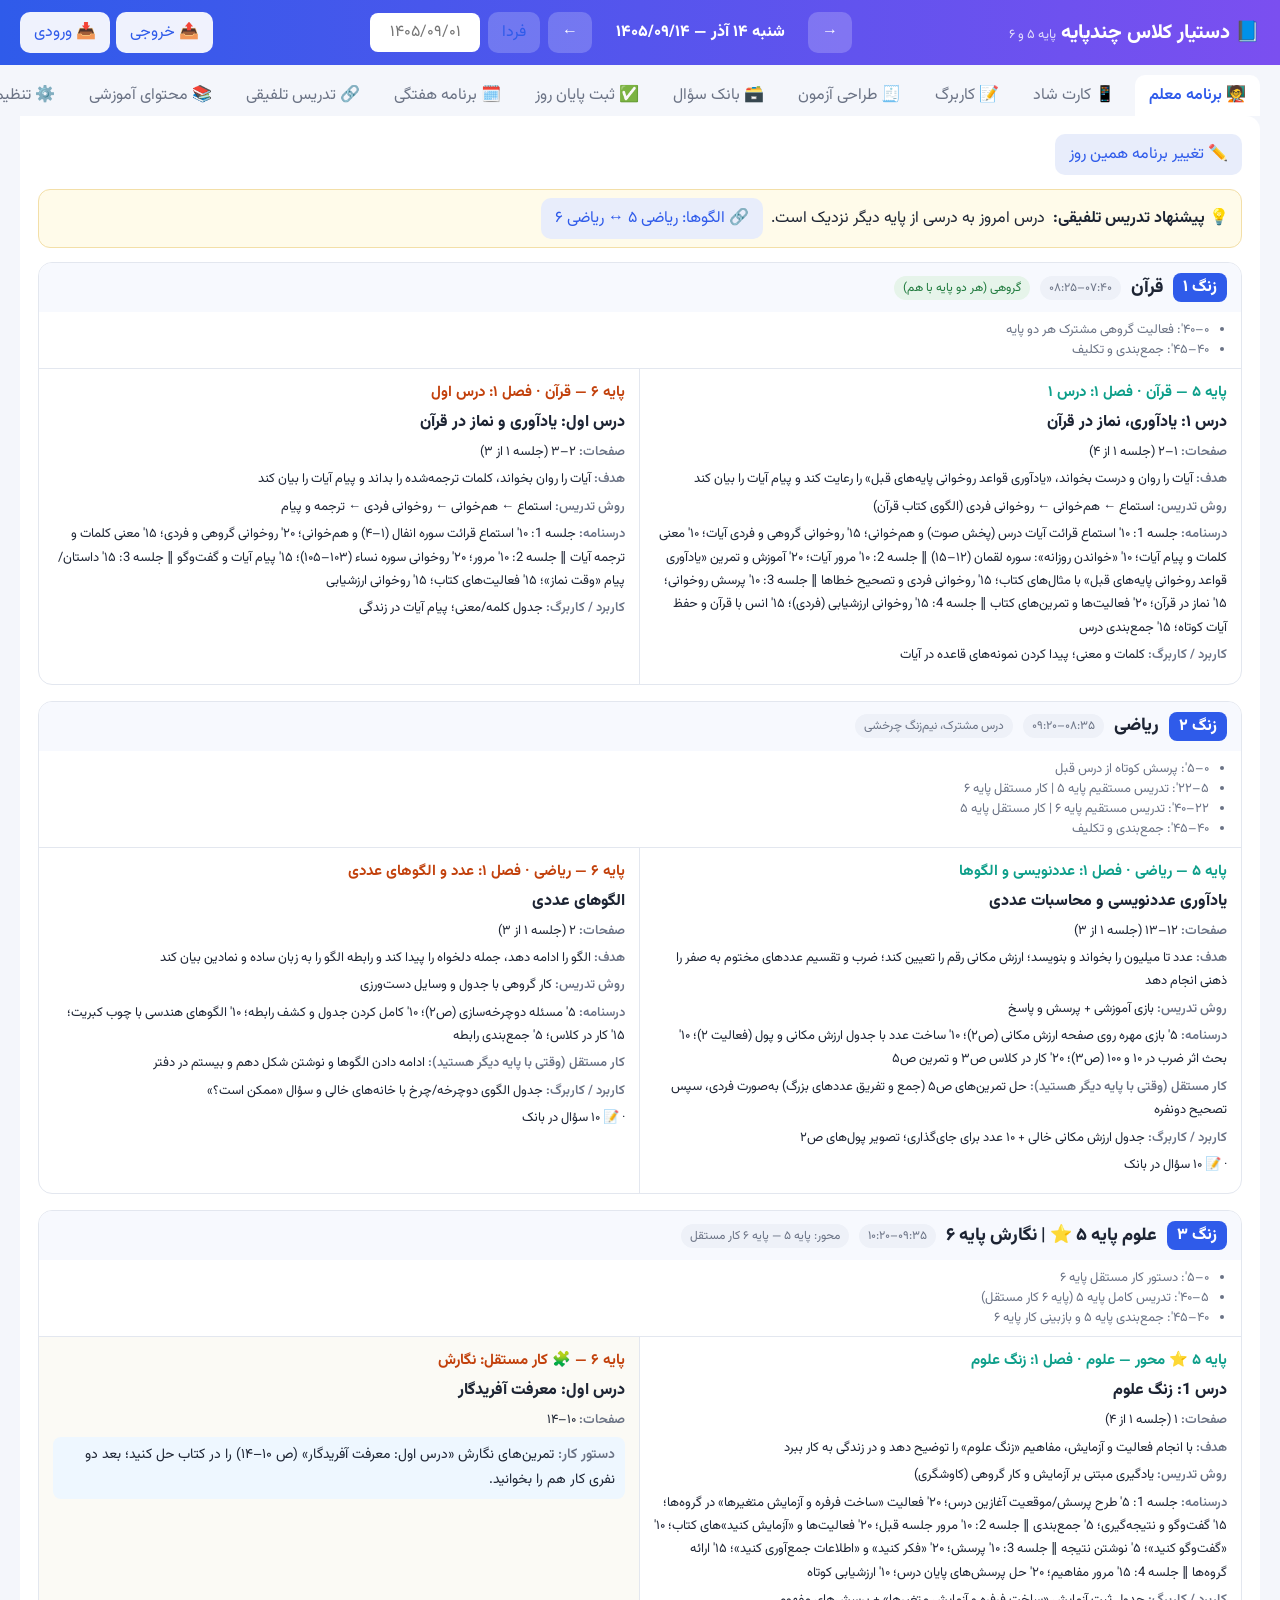
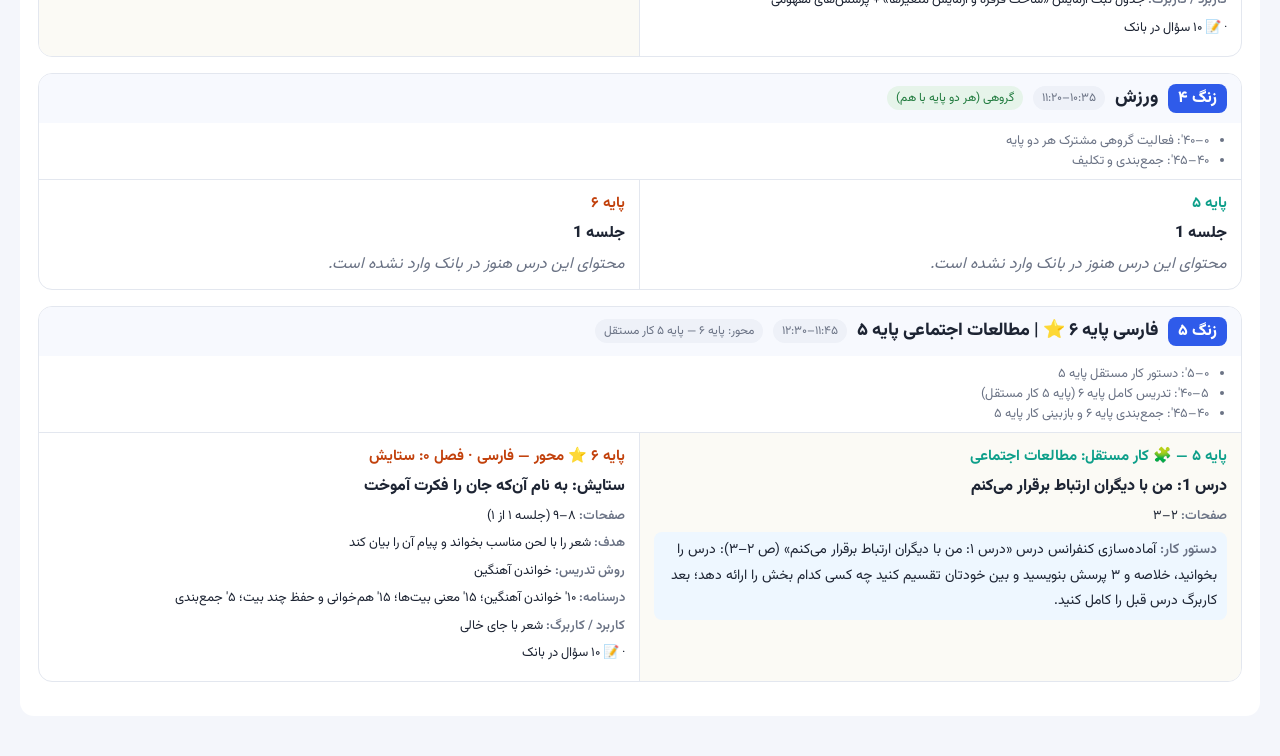
<file: index.html>
<!doctype html>
<html lang="fa" dir="rtl">
<head>
<meta charset="utf-8">
<meta name="viewport" content="width=device-width, initial-scale=1">
<script>window.APP_MODE = "pwa";</script>
<link rel="manifest" href="manifest.webmanifest">
<meta name="theme-color" content="#2f5bea">
<link rel="icon" href="icons/icon-192.png">
<link rel="apple-touch-icon" href="icons/icon-192.png">
<title>دستیار کلاس چندپایه</title>
<script src="static/vendor/html2canvas.min.js"></script>
<link rel="stylesheet" href="static/app.css">
</head>
<body>
<header class="top no-print">
  <div class="brand">📘 دستیار کلاس چندپایه <small>پایه ۵ و ۶</small></div>
  <div class="datenav">
    <button id="prev" title="روز قبل">→</button>
    <div id="dateLabel" class="date">…</div>
    <button id="next" title="روز بعد">←</button>
    <button id="tomorrow" class="ghost">فردا</button>
    <input id="datePick" placeholder="۱۴۰۵/۰۹/۰۱" size="10">
  </div>
  <div class="sync">
    <button id="exportBtn" class="ghost" title="یک فایل برای بردن به دستگاه دیگر (گوشی ⇄ ویندوز)">📤 خروجی</button>
    <button id="importBtn" class="ghost" title="فایل خروجی دستگاه دیگر را بخوانید و ادغام کنید">📥 ورودی</button>
    <input id="importFile" type="file" accept=".json,application/json" hidden>
  </div>
</header>

<nav class="tabs no-print">
  <button data-tab="plan" class="on">🧑‍🏫 برنامه معلم</button>
  <button data-tab="card">📱 کارت شاد</button>
  <button data-tab="sheet">📝 کاربرگ</button>
  <button data-tab="exam">🧾 طراحی آزمون</button>
  <button data-tab="qbank">🗃️ بانک سؤال</button>
  <button data-tab="done">✅ ثبت پایان روز</button>
  <button data-tab="week">🗓️ برنامه هفتگی</button>
  <button data-tab="integ">🔗 تدریس تلفیقی</button>
  <button data-tab="content">📚 محتوای آموزشی</button>
  <button data-tab="settings">⚙️ تنظیمات</button>
  <button data-tab="guide">📖 راهنما</button>
</nav>

<main>
  <section id="tab-plan" class="tab on"></section>

  <section id="tab-card" class="tab">
    <div class="toolbar no-print">
      <button id="cardPng">⬇️ دانلود عکس</button>
      <button id="cardCopy" class="ghost">📋 کپی متن برای شاد</button>
    </div>
    <div class="card-wrap"><div id="shadCard"></div></div>
    <h3 class="no-print" style="margin:28px 0 8px">🏠 تکلیف امشب</h3>
    <p class="hint no-print">بر اساس درس‌های همین روز و برنامه‌ی روز بعد ساخته می‌شود. ریاضی و فارسی همیشه هست؛ برای درس‌های فردا آمادگی (قرآن، کنفرانس، املا، …). روی هر متن کلیک کنید و ویرایش کنید؛ ✖ آن بند را حذف می‌کند. «کپی متن» همان متن ویرایش‌شده را کپی می‌کند.</p>
    <div class="toolbar no-print">
      <button id="hwPng">⬇️ دانلود عکس تکلیف</button>
      <button id="hwCopy" class="ghost">📋 کپی متن تکلیف برای شاد</button>
    </div>
    <div class="card-wrap"><div id="hwCard"></div></div>
  </section>

  <section id="tab-sheet" class="tab">
    <div class="toolbar no-print">
      <select id="sheetPick"></select>
      <label><input type="checkbox" id="showAns"> نمایش پاسخ‌ها (فقط برای معلم)</label>
      <button id="addQ" class="ghost">➕ سؤال جدید</button>
      <button id="sheetPng">⬇️ عکس</button>
      <button id="sheetPdf">🖨️ PDF</button>
    </div>
    <p class="hint no-print">سؤال‌ها را با تیک انتخاب کنید؛ روی هر متن کلیک کنید تا ویرایش شود. پاسخ‌ها در خروجی نمی‌آیند.</p>
    <div class="sheet-wrap"><div id="sheet"></div></div>
  </section>

  <section id="tab-done" class="tab"></section>
  <section id="tab-content" class="tab">
    <div class="filters">
      <input id="fSearch" type="search" placeholder="🔎 جستجو در عنوان، مفاهیم، روش، نکات…">
      <select id="fGrade"><option value="">همه پایه‌ها</option><option>5</option><option>6</option></select>
      <select id="fSubject"><option value="">همه درس‌ها</option></select>
      <select id="fChapter"><option value="">همه فصل‌ها</option></select>
      <select id="fStatus"><option value="">همه وضعیت‌ها</option><option value="done">✅ تدریس شده</option>
        <option value="current">▶️ در حال تدریس</option><option value="todo">⏳ مانده</option></select>
      <select id="fReview"><option value="">بازنگری: همه</option><option value="yes">بازنگری شده</option><option value="no">بازنگری نشده</option></select>
      <span id="fCount" class="hint"></span>
    </div>
    <div class="table-wrap"><table class="grid content-table" id="cTable"></table></div>
  </section>
  <div id="drawer" class="drawer"><div class="drawer-box">
    <div class="drawer-head"><b id="dTitle"></b><button id="dClose" class="ghost">✖</button></div>
    <div id="dBody"></div>
    <div class="save-row"><button id="dSave">💾 ذخیره تغییرات</button>
      <label><input type="checkbox" id="dReviewed"> بازنگری این درس تمام شد</label></div>
  </div></div>
  <section id="tab-exam" class="tab"></section>
  <section id="tab-qbank" class="tab"></section>
  <section id="tab-week" class="tab"></section>
  <section id="tab-integ" class="tab"></section>
  <section id="tab-settings" class="tab"></section>
  <section id="tab-guide" class="tab">
    <p class="hint no-print"><a href="static/guide.html" target="_blank">باز کردن راهنما در صفحه جدا / چاپ</a></p>
    <iframe src="static/guide.html" style="width:100%;height:75vh;border:0"></iframe>
  </section>
</main>
<div id="toast"></div>
<script src="static/core/jalali.js"></script>
<script src="static/core/planner.js"></script>
<script src="static/core/store.js"></script>
<script src="static/app.js"></script>
<script src="static/content.js"></script>
<script src="static/week.js"></script>
<script src="static/integ.js"></script>
<script src="static/exam.js"></script>
<script src="static/qbank.js"></script>
<script>if ("serviceWorker" in navigator) navigator.serviceWorker.register("sw.js");</script>
</body>
</html>
</file>
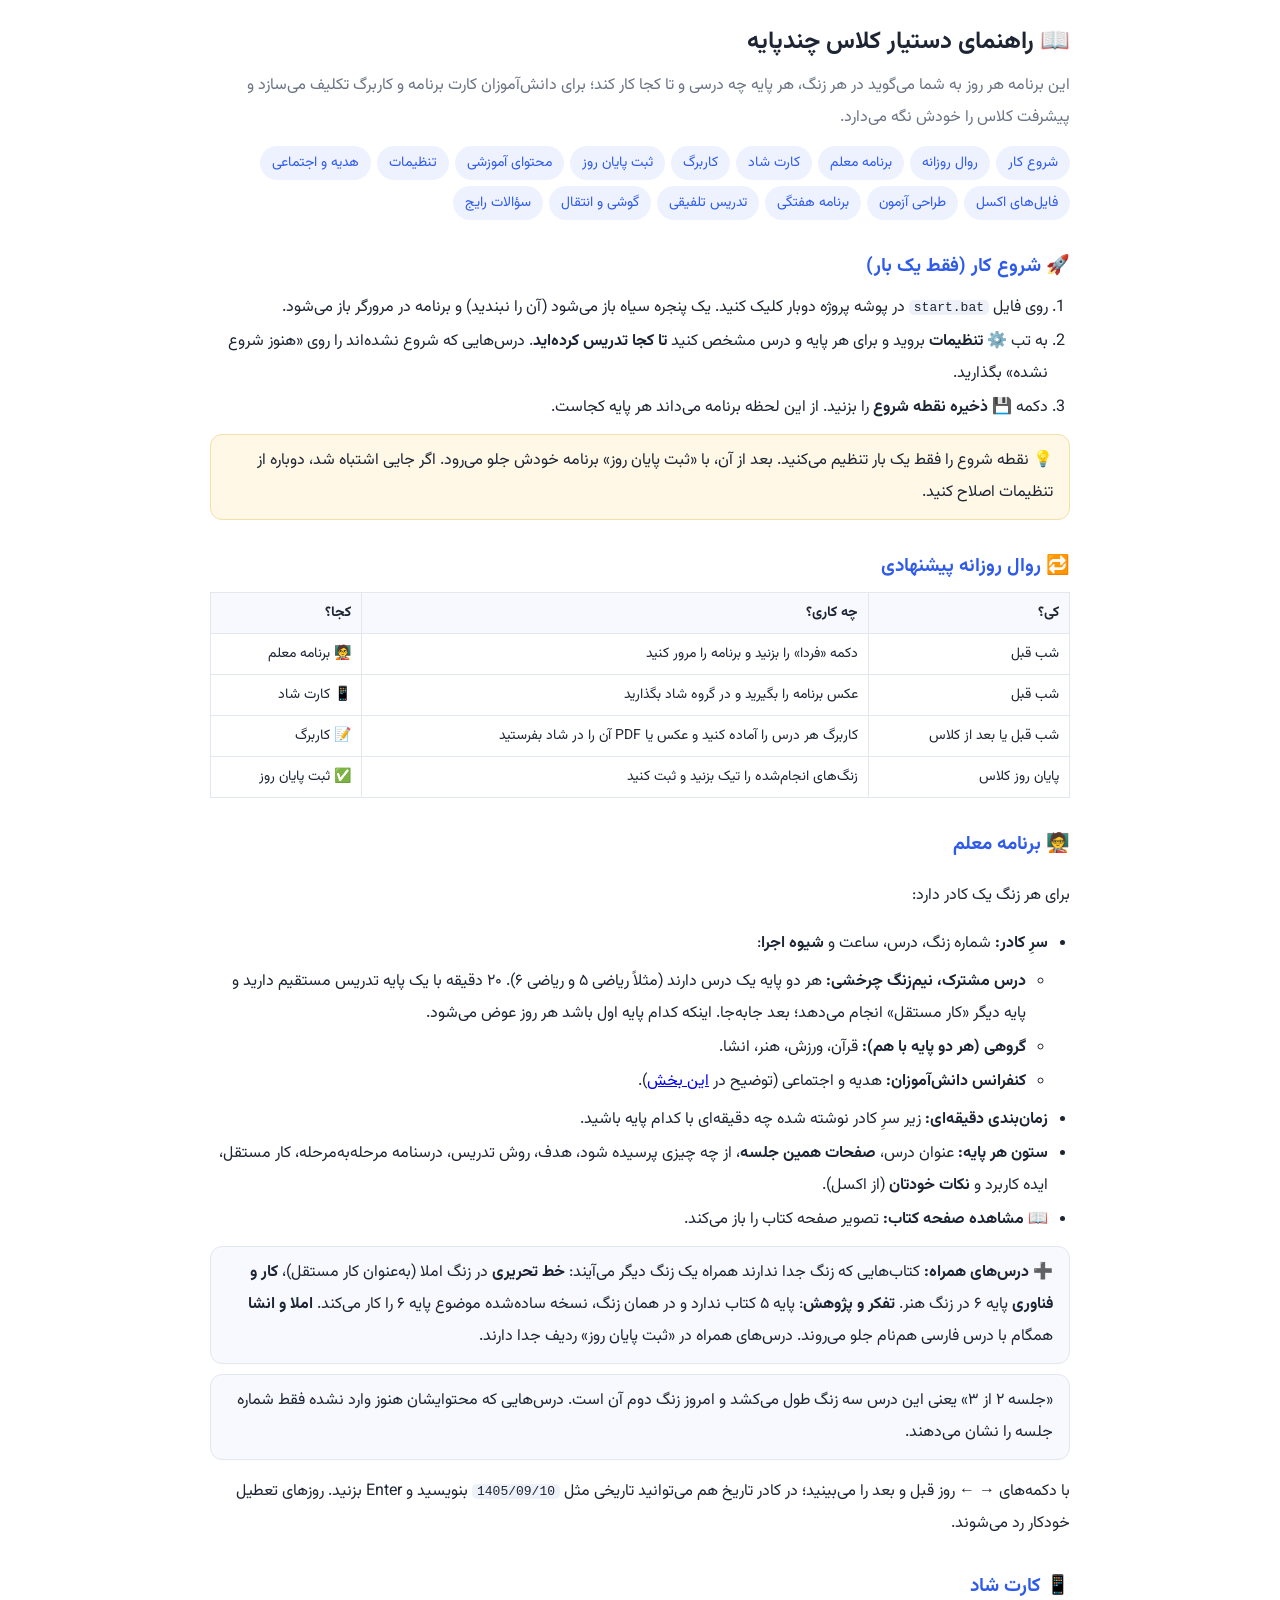
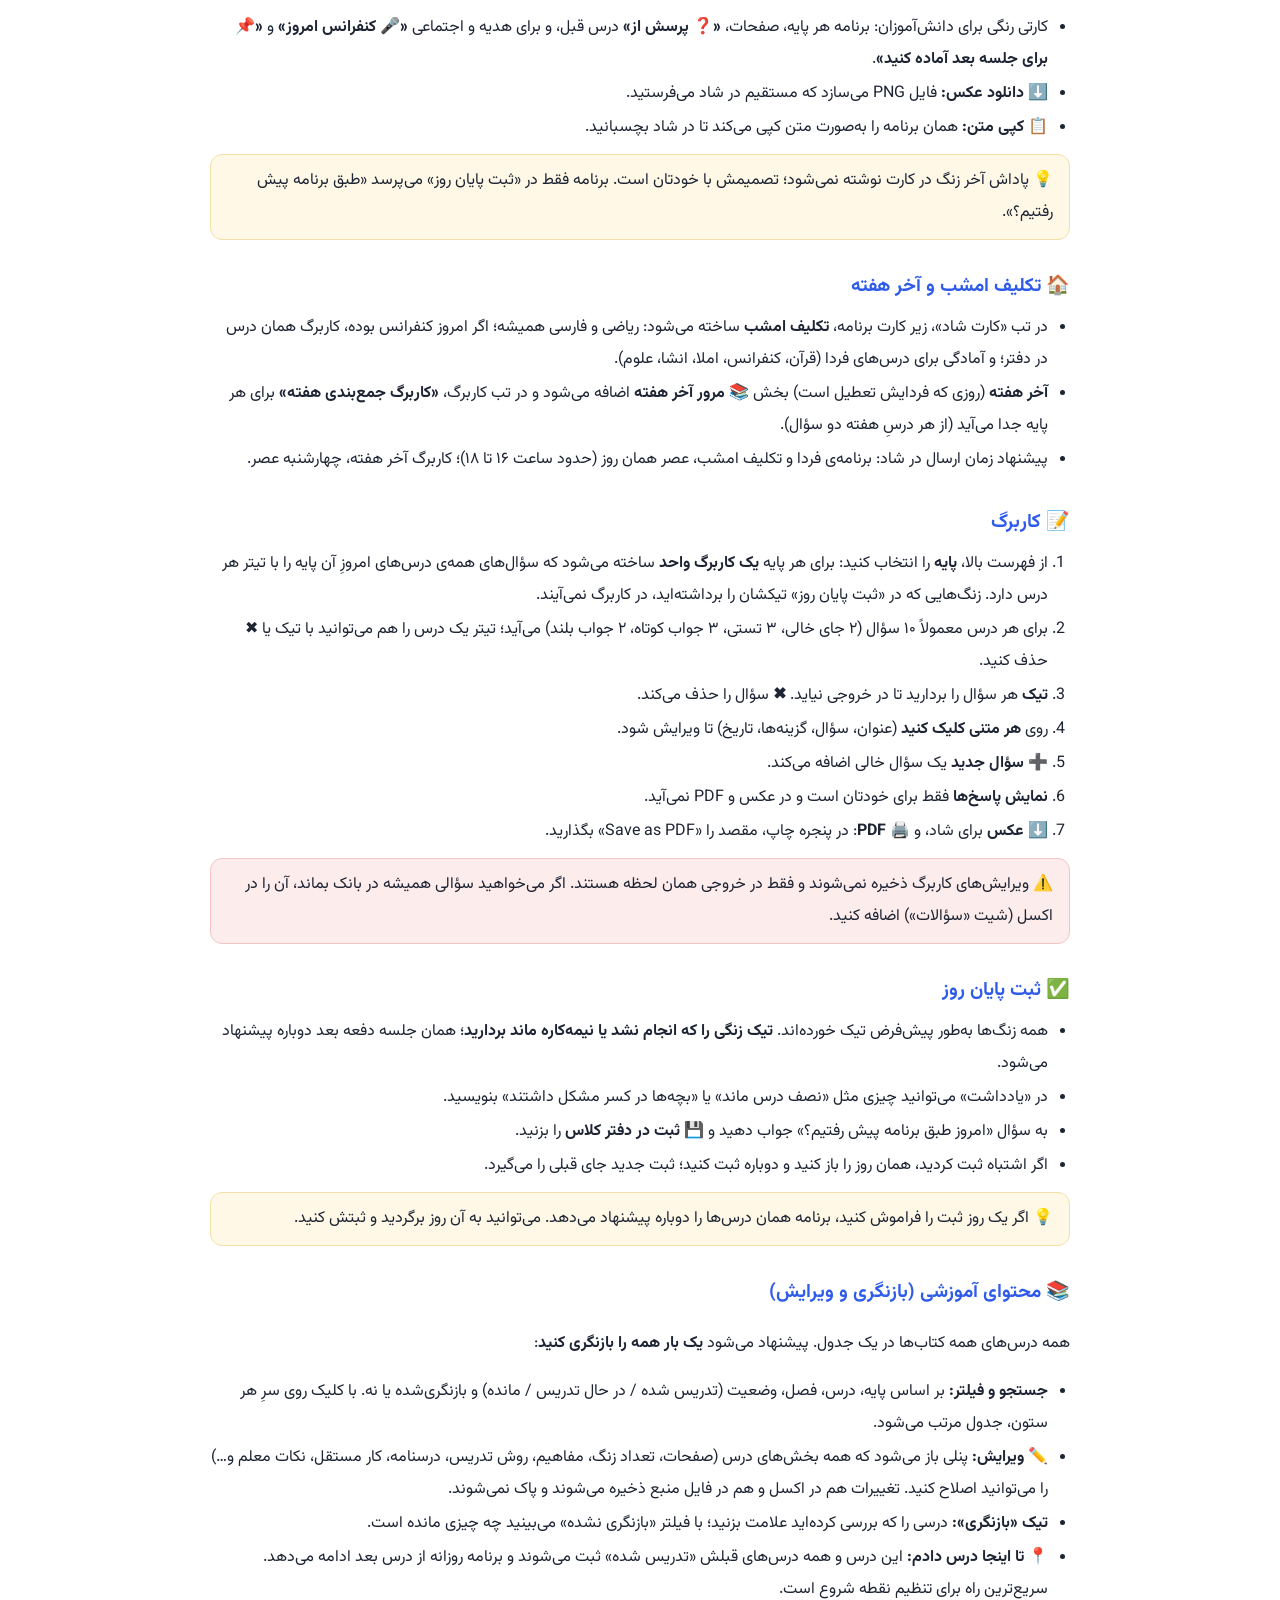
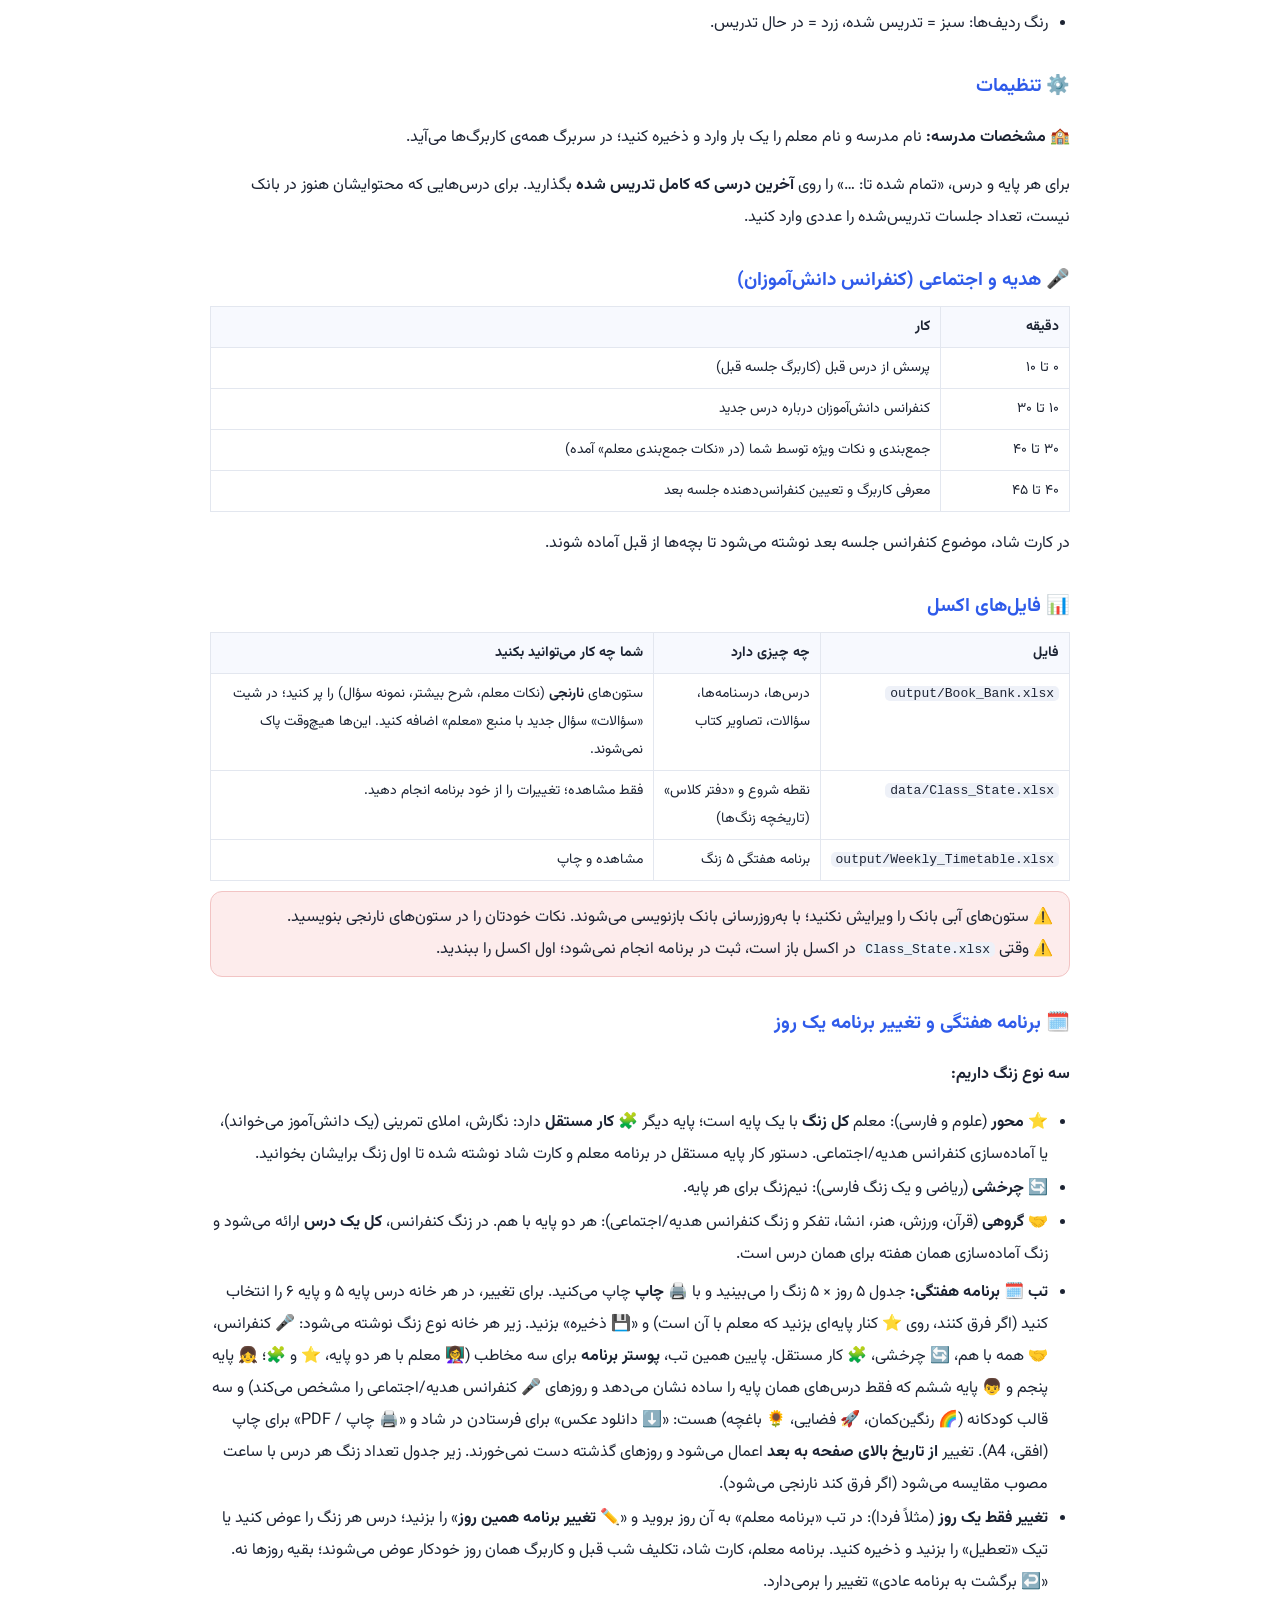
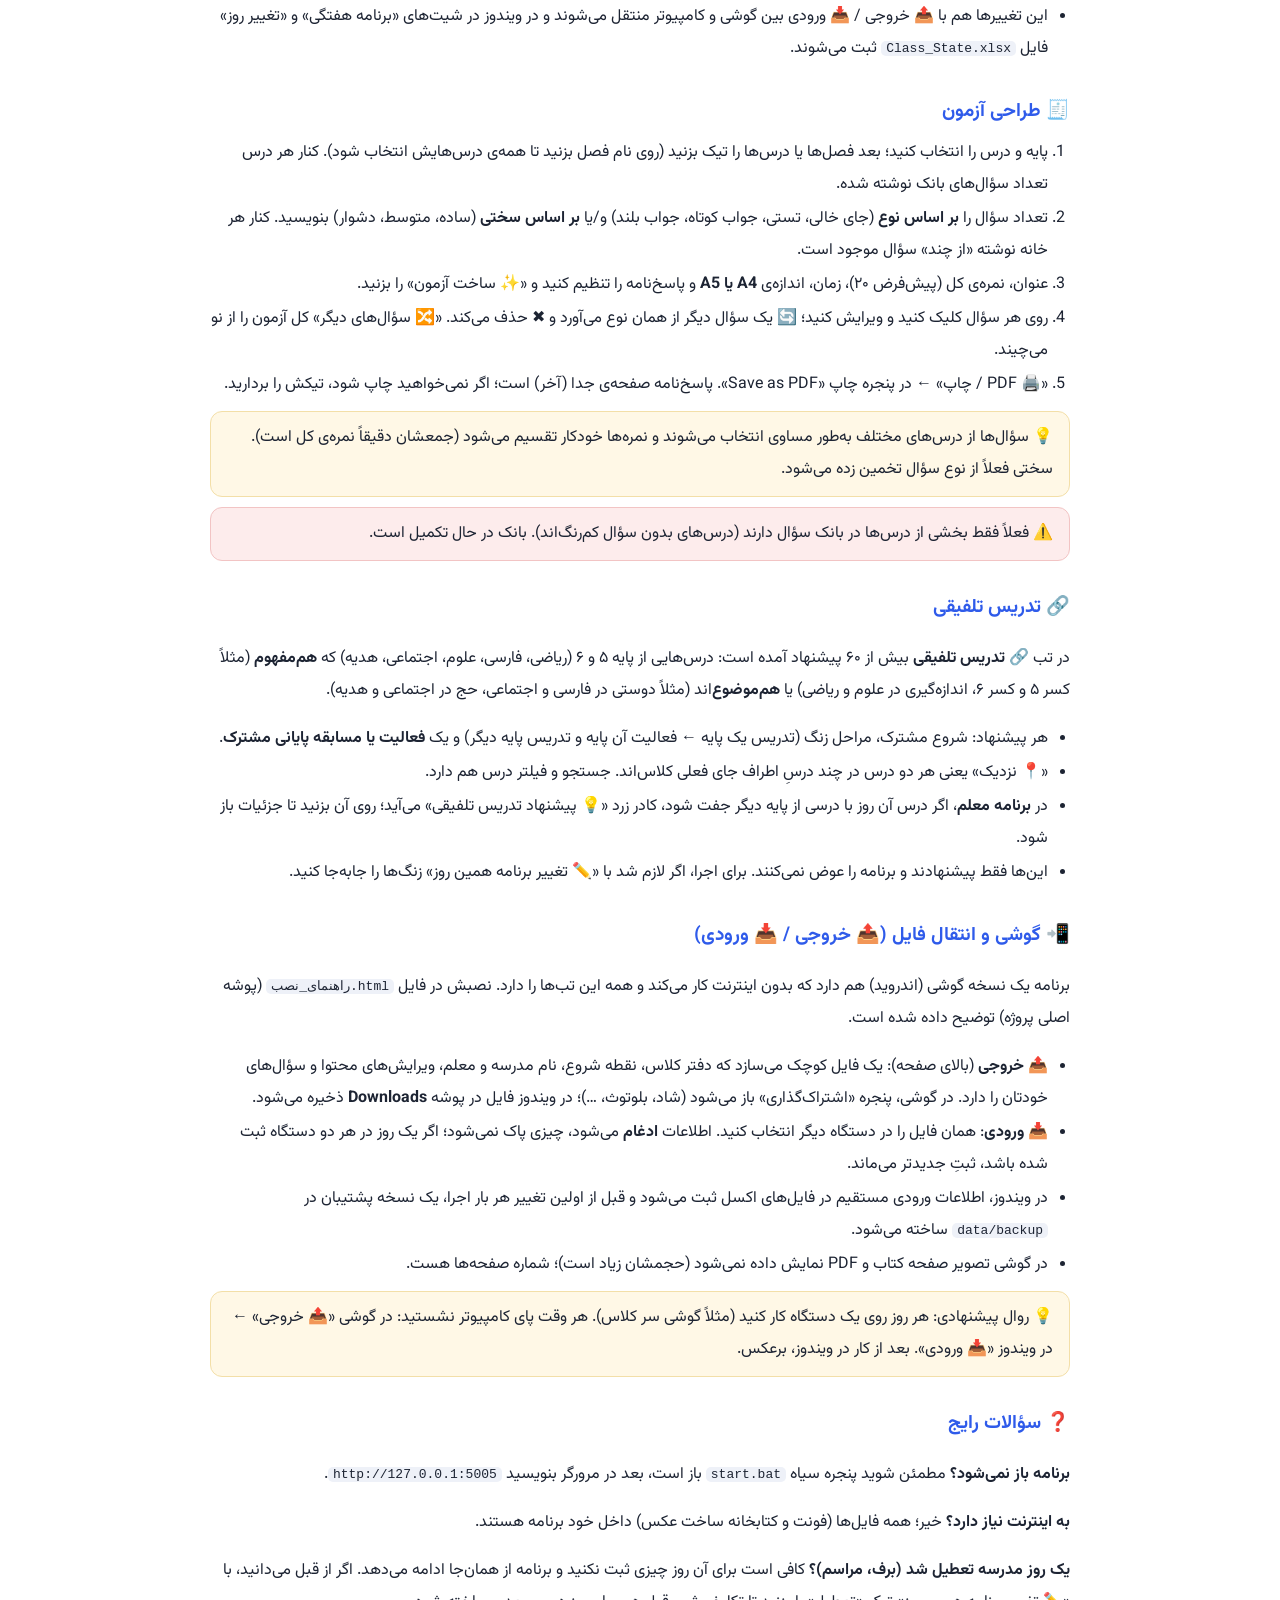
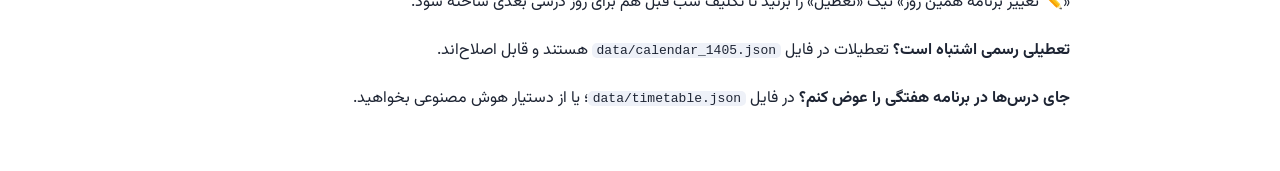
<file: static/guide.html>
<!doctype html>
<html lang="fa" dir="rtl">
<head>
<meta charset="utf-8">
<meta name="viewport" content="width=device-width, initial-scale=1">
<title>راهنمای دستیار کلاس</title>
<link rel="stylesheet" href="fonts.css">
<style>
  body { margin: 0; font-family: Vazirmatn, Tahoma, sans-serif; color: #1d2433; background: #fff; line-height: 2; }
  .wrap { max-width: 860px; margin: auto; padding: 8px 18px 40px; }
  h1 { font-size: 24px; margin: 10px 0 4px; } h2 { font-size: 19px; margin: 28px 0 6px; color: #2f5bea; }
  .lead { color: #6b7385; margin: 0 0 12px; }
  .toc { display: flex; flex-wrap: wrap; gap: 6px; margin: 12px 0 8px; }
  .toc a { background: #eef2fe; color: #2f5bea; text-decoration: none; padding: 3px 12px; border-radius: 99px; font-size: 14px; }
  .box { background: #f7f9fe; border: 1px solid #e3e7ef; border-radius: 12px; padding: 10px 16px; margin: 10px 0; }
  .tip { background: #fff8e6; border-color: #f3dfa8; } .warn { background: #fdecec; border-color: #f2c4c4; }
  ol, ul { padding-right: 22px; margin: 6px 0; } li { margin: 2px 0; }
  table { border-collapse: collapse; width: 100%; font-size: 14px; }
  td, th { border: 1px solid #e3e7ef; padding: 6px 10px; text-align: right; vertical-align: top; } th { background: #f7f9fe; }
  code { background: #eef1f8; border-radius: 5px; padding: 0 5px; font-size: 13px; direction: ltr; unicode-bidi: embed; }
</style>
</head>
<body><div class="wrap">

<h1>📖 راهنمای دستیار کلاس چندپایه</h1>
<p class="lead">این برنامه هر روز به شما می‌گوید در هر زنگ، هر پایه چه درسی و تا کجا کار کند؛ برای دانش‌آموزان کارت برنامه و کاربرگ تکلیف می‌سازد و پیشرفت کلاس را خودش نگه می‌دارد.</p>

<div class="toc">
  <a href="#start">شروع کار</a><a href="#daily">روال روزانه</a><a href="#plan">برنامه معلم</a><a href="#card">کارت شاد</a>
  <a href="#sheet">کاربرگ</a><a href="#done">ثبت پایان روز</a><a href="#content">محتوای آموزشی</a><a href="#settings">تنظیمات</a><a href="#conf">هدیه و اجتماعی</a>
  <a href="#excel">فایل‌های اکسل</a><a href="#exam">طراحی آزمون</a><a href="#week">برنامه هفتگی</a><a href="#integ">تدریس تلفیقی</a><a href="#phone">گوشی و انتقال</a><a href="#faq">سؤالات رایج</a>
</div>

<h2 id="start">🚀 شروع کار (فقط یک بار)</h2>
<ol>
  <li>روی فایل <code>start.bat</code> در پوشه پروژه دوبار کلیک کنید. یک پنجره سیاه باز می‌شود (آن را نبندید) و برنامه در مرورگر باز می‌شود.</li>
  <li>به تب <b>⚙️ تنظیمات</b> بروید و برای هر پایه و درس مشخص کنید <b>تا کجا تدریس کرده‌اید</b>. درس‌هایی که شروع نشده‌اند را روی «هنوز شروع نشده» بگذارید.</li>
  <li>دکمه <b>💾 ذخیره نقطه شروع</b> را بزنید. از این لحظه برنامه می‌داند هر پایه کجاست.</li>
</ol>
<div class="box tip">💡 نقطه شروع را فقط یک بار تنظیم می‌کنید. بعد از آن، با «ثبت پایان روز» برنامه خودش جلو می‌رود. اگر جایی اشتباه شد، دوباره از تنظیمات اصلاح کنید.</div>

<h2 id="daily">🔁 روال روزانه پیشنهادی</h2>
<table>
  <tr><th>کی؟</th><th>چه کاری؟</th><th>کجا؟</th></tr>
  <tr><td>شب قبل</td><td>دکمه «فردا» را بزنید و برنامه را مرور کنید</td><td>🧑‍🏫 برنامه معلم</td></tr>
  <tr><td>شب قبل</td><td>عکس برنامه را بگیرید و در گروه شاد بگذارید</td><td>📱 کارت شاد</td></tr>
  <tr><td>شب قبل یا بعد از کلاس</td><td>کاربرگ هر درس را آماده کنید و عکس یا PDF آن را در شاد بفرستید</td><td>📝 کاربرگ</td></tr>
  <tr><td>پایان روز کلاس</td><td>زنگ‌های انجام‌شده را تیک بزنید و ثبت کنید</td><td>✅ ثبت پایان روز</td></tr>
</table>

<h2 id="plan">🧑‍🏫 برنامه معلم</h2>
<p>برای هر زنگ یک کادر دارد:</p>
<ul>
  <li><b>سرِ کادر:</b> شماره زنگ، درس، ساعت و <b>شیوه اجرا</b>:
    <ul>
      <li><b>درس مشترک، نیم‌زنگ چرخشی:</b> هر دو پایه یک درس دارند (مثلاً ریاضی ۵ و ریاضی ۶). ۲۰ دقیقه با یک پایه تدریس مستقیم دارید و پایه دیگر «کار مستقل» انجام می‌دهد؛ بعد جابه‌جا. اینکه کدام پایه اول باشد هر روز عوض می‌شود.</li>
      <li><b>گروهی (هر دو پایه با هم):</b> قرآن، ورزش، هنر، انشا.</li>
      <li><b>کنفرانس دانش‌آموزان:</b> هدیه و اجتماعی (توضیح در <a href="#conf">این بخش</a>).</li>
    </ul></li>
  <li><b>زمان‌بندی دقیقه‌ای:</b> زیر سرِ کادر نوشته شده چه دقیقه‌ای با کدام پایه باشید.</li>
  <li><b>ستون هر پایه:</b> عنوان درس، <b>صفحات همین جلسه</b>، از چه چیزی پرسیده شود، هدف، روش تدریس، درسنامه مرحله‌به‌مرحله، کار مستقل، ایده کاربرد و <b>نکات خودتان</b> (از اکسل).</li>
  <li><b>📖 مشاهده صفحه کتاب:</b> تصویر صفحه کتاب را باز می‌کند.</li>
</ul>
<div class="box">➕ <b>درس‌های همراه:</b> کتاب‌هایی که زنگ جدا ندارند همراه یک زنگ دیگر می‌آیند:
  <b>خط تحریری</b> در زنگ املا (به‌عنوان کار مستقل)، <b>کار و فناوری</b> پایه ۶ در زنگ هنر.
  <b>تفکر و پژوهش</b>: پایه ۵ کتاب ندارد و در همان زنگ، نسخه ساده‌شده موضوع پایه ۶ را کار می‌کند.
  <b>املا و انشا</b> همگام با درس فارسی هم‌نام جلو می‌روند. درس‌های همراه در «ثبت پایان روز» ردیف جدا دارند.</div>
<div class="box">«جلسه ۲ از ۳» یعنی این درس سه زنگ طول می‌کشد و امروز زنگ دوم آن است. درس‌هایی که محتوایشان هنوز وارد نشده فقط شماره جلسه را نشان می‌دهند.</div>
<p>با دکمه‌های <b>→ ←</b> روز قبل و بعد را می‌بینید؛ در کادر تاریخ هم می‌توانید تاریخی مثل <code>1405/09/10</code> بنویسید و Enter بزنید. روزهای تعطیل خودکار رد می‌شوند.</p>

<h2 id="card">📱 کارت شاد</h2>
<ul>
  <li>کارتی رنگی برای دانش‌آموزان: برنامه هر پایه، صفحات، <b>«❓ پرسش از»</b> درس قبل، و برای هدیه و اجتماعی <b>«🎤 کنفرانس امروز»</b> و <b>«📌 برای جلسه بعد آماده کنید»</b>.</li>
  <li><b>⬇️ دانلود عکس:</b> فایل PNG می‌سازد که مستقیم در شاد می‌فرستید.</li>
  <li><b>📋 کپی متن:</b> همان برنامه را به‌صورت متن کپی می‌کند تا در شاد بچسبانید.</li>
</ul>
<div class="box tip">💡 پاداش آخر زنگ در کارت نوشته نمی‌شود؛ تصمیمش با خودتان است. برنامه فقط در «ثبت پایان روز» می‌پرسد «طبق برنامه پیش رفتیم؟».</div>

<h2 id="homework">🏠 تکلیف امشب و آخر هفته</h2>
<ul>
  <li>در تب «کارت شاد»، زیر کارت برنامه، <b>تکلیف امشب</b> ساخته می‌شود: ریاضی و فارسی همیشه؛ اگر امروز کنفرانس بوده، کاربرگ همان درس در دفتر؛ و آمادگی برای درس‌های فردا (قرآن، کنفرانس، املا، انشا، علوم).</li>
  <li><b>آخر هفته</b> (روزی که فردایش تعطیل است) بخش <b>📚 مرور آخر هفته</b> اضافه می‌شود و در تب کاربرگ، <b>«کاربرگ جمع‌بندی هفته»</b> برای هر پایه جدا می‌آید (از هر درسِ هفته دو سؤال).</li>
  <li>پیشنهاد زمان ارسال در شاد: برنامه‌ی فردا و تکلیف امشب، عصر همان روز (حدود ساعت ۱۶ تا ۱۸)؛ کاربرگ آخر هفته، چهارشنبه عصر.</li>
</ul>

<h2 id="sheet">📝 کاربرگ</h2>
<ol>
  <li>از فهرست بالا، <b>پایه</b> را انتخاب کنید: برای هر پایه <b>یک کاربرگ واحد</b> ساخته می‌شود که سؤال‌های همه‌ی درس‌های امروزِ آن پایه را با تیتر هر درس دارد. زنگ‌هایی که در «ثبت پایان روز» تیکشان را برداشته‌اید، در کاربرگ نمی‌آیند.</li>
  <li>برای هر درس معمولاً ۱۰ سؤال (۲ جای خالی، ۳ تستی، ۳ جواب کوتاه، ۲ جواب بلند) می‌آید؛ تیتر یک درس را هم می‌توانید با تیک یا ✖ حذف کنید.</li>
  <li><b>تیک</b> هر سؤال را بردارید تا در خروجی نیاید. <b>✖</b> سؤال را حذف می‌کند.</li>
  <li>روی <b>هر متنی کلیک کنید</b> (عنوان، سؤال، گزینه‌ها، تاریخ) تا ویرایش شود.</li>
  <li><b>➕ سؤال جدید</b> یک سؤال خالی اضافه می‌کند.</li>
  <li><b>نمایش پاسخ‌ها</b> فقط برای خودتان است و در عکس و PDF نمی‌آید.</li>
  <li><b>⬇️ عکس</b> برای شاد، و <b>🖨️ PDF</b>: در پنجره چاپ، مقصد را «Save as PDF» بگذارید.</li>
</ol>
<div class="box warn">⚠️ ویرایش‌های کاربرگ ذخیره نمی‌شوند و فقط در خروجی همان لحظه هستند. اگر می‌خواهید سؤالی همیشه در بانک بماند، آن را در اکسل (شیت «سؤالات») اضافه کنید.</div>

<h2 id="done">✅ ثبت پایان روز</h2>
<ul>
  <li>همه زنگ‌ها به‌طور پیش‌فرض تیک خورده‌اند. <b>تیک زنگی را که انجام نشد یا نیمه‌کاره ماند بردارید</b>؛ همان جلسه دفعه بعد دوباره پیشنهاد می‌شود.</li>
  <li>در «یادداشت» می‌توانید چیزی مثل «نصف درس ماند» یا «بچه‌ها در کسر مشکل داشتند» بنویسید.</li>
  <li>به سؤال «امروز طبق برنامه پیش رفتیم؟» جواب دهید و <b>💾 ثبت در دفتر کلاس</b> را بزنید.</li>
  <li>اگر اشتباه ثبت کردید، همان روز را باز کنید و دوباره ثبت کنید؛ ثبت جدید جای قبلی را می‌گیرد.</li>
</ul>
<div class="box tip">💡 اگر یک روز ثبت را فراموش کنید، برنامه همان درس‌ها را دوباره پیشنهاد می‌دهد. می‌توانید به آن روز برگردید و ثبتش کنید.</div>

<h2 id="content">📚 محتوای آموزشی (بازنگری و ویرایش)</h2>
<p>همه درس‌های همه کتاب‌ها در یک جدول. پیشنهاد می‌شود <b>یک بار همه را بازنگری کنید</b>:</p>
<ul>
  <li><b>جستجو و فیلتر:</b> بر اساس پایه، درس، فصل، وضعیت (تدریس شده / در حال تدریس / مانده) و بازنگری‌شده یا نه. با کلیک روی سرِ هر ستون، جدول مرتب می‌شود.</li>
  <li><b>✏️ ویرایش:</b> پنلی باز می‌شود که همه بخش‌های درس (صفحات، تعداد زنگ، مفاهیم، روش تدریس، درسنامه، کار مستقل، نکات معلم و…) را می‌توانید اصلاح کنید. تغییرات هم در اکسل و هم در فایل منبع ذخیره می‌شوند و پاک نمی‌شوند.</li>
  <li><b>تیک «بازنگری»:</b> درسی را که بررسی کرده‌اید علامت بزنید؛ با فیلتر «بازنگری نشده» می‌بینید چه چیزی مانده است.</li>
  <li><b>📍 تا اینجا درس دادم:</b> این درس و همه درس‌های قبلش «تدریس شده» ثبت می‌شوند و برنامه روزانه از درس بعد ادامه می‌دهد. سریع‌ترین راه برای تنظیم نقطه شروع است.</li>
  <li>رنگ ردیف‌ها: سبز = تدریس شده، زرد = در حال تدریس.</li>
</ul>

<h2 id="settings">⚙️ تنظیمات</h2>
<p><b>🏫 مشخصات مدرسه:</b> نام مدرسه و نام معلم را یک بار وارد و ذخیره کنید؛ در سربرگ همه‌ی کاربرگ‌ها می‌آید.</p>
<p>برای هر پایه و درس، «تمام شده تا: …» را روی <b>آخرین درسی که کامل تدریس شده</b> بگذارید. برای درس‌هایی که محتوایشان هنوز در بانک نیست، تعداد جلسات تدریس‌شده را عددی وارد کنید.</p>

<h2 id="conf">🎤 هدیه و اجتماعی (کنفرانس دانش‌آموزان)</h2>
<table>
  <tr><th>دقیقه</th><th>کار</th></tr>
  <tr><td>۰ تا ۱۰</td><td>پرسش از درس قبل (کاربرگ جلسه قبل)</td></tr>
  <tr><td>۱۰ تا ۳۰</td><td>کنفرانس دانش‌آموزان درباره درس جدید</td></tr>
  <tr><td>۳۰ تا ۴۰</td><td>جمع‌بندی و نکات ویژه توسط شما (در «نکات جمع‌بندی معلم» آمده)</td></tr>
  <tr><td>۴۰ تا ۴۵</td><td>معرفی کاربرگ و تعیین کنفرانس‌دهنده جلسه بعد</td></tr>
</table>
<p>در کارت شاد، موضوع کنفرانس جلسه بعد نوشته می‌شود تا بچه‌ها از قبل آماده شوند.</p>

<h2 id="excel">📊 فایل‌های اکسل</h2>
<table>
  <tr><th>فایل</th><th>چه چیزی دارد</th><th>شما چه کار می‌توانید بکنید</th></tr>
  <tr><td><code>output/Book_Bank.xlsx</code></td><td>درس‌ها، درسنامه‌ها، سؤالات، تصاویر کتاب</td>
      <td>ستون‌های <b>نارنجی</b> (نکات معلم، شرح بیشتر، نمونه سؤال) را پر کنید؛ در شیت «سؤالات» سؤال جدید با منبع «معلم» اضافه کنید. این‌ها هیچ‌وقت پاک نمی‌شوند.</td></tr>
  <tr><td><code>data/Class_State.xlsx</code></td><td>نقطه شروع و «دفتر کلاس» (تاریخچه زنگ‌ها)</td>
      <td>فقط مشاهده؛ تغییرات را از خود برنامه انجام دهید.</td></tr>
  <tr><td><code>output/Weekly_Timetable.xlsx</code></td><td>برنامه هفتگی ۵ زنگ</td><td>مشاهده و چاپ</td></tr>
</table>
<div class="box warn">⚠️ ستون‌های آبی بانک را ویرایش نکنید؛ با به‌روزرسانی بانک بازنویسی می‌شوند. نکات خودتان را در ستون‌های نارنجی بنویسید.<br>
⚠️ وقتی <code>Class_State.xlsx</code> در اکسل باز است، ثبت در برنامه انجام نمی‌شود؛ اول اکسل را ببندید.</div>

<h2 id="week">🗓️ برنامه هفتگی و تغییر برنامه یک روز</h2>
<p><b>سه نوع زنگ داریم:</b></p>
<ul>
  <li><b>⭐ محور</b> (علوم و فارسی): معلم <b>کل زنگ</b> با یک پایه است؛ پایه دیگر <b>🧩 کار مستقل</b> دارد: نگارش، املای تمرینی (یک دانش‌آموز می‌خواند)، یا آماده‌سازی کنفرانس هدیه/اجتماعی. دستور کار پایه مستقل در برنامه معلم و کارت شاد نوشته شده تا اول زنگ برایشان بخوانید.</li>
  <li><b>🔄 چرخشی</b> (ریاضی و یک زنگ فارسی): نیم‌زنگ برای هر پایه.</li>
  <li><b>🤝 گروهی</b> (قرآن، ورزش، هنر، انشا، تفکر و زنگ کنفرانس هدیه/اجتماعی): هر دو پایه با هم. در زنگ کنفرانس، <b>کل یک درس</b> ارائه می‌شود و زنگ آماده‌سازی همان هفته برای همان درس است.</li>
</ul>
<ul>
  <li><b>تب 🗓️ برنامه هفتگی:</b> جدول ۵ روز × ۵ زنگ را می‌بینید و با <b>🖨️ چاپ</b> چاپ می‌کنید. برای تغییر، در هر خانه درس پایه ۵ و پایه ۶ را انتخاب کنید (اگر فرق کنند، روی ⭐ کنار پایه‌ای بزنید که معلم با آن است) و «💾 ذخیره» بزنید. زیر هر خانه نوع زنگ نوشته می‌شود: 🎤 کنفرانس، 🤝 همه با هم، 🔄 چرخشی، 🧩 کار مستقل.
  پایین همین تب، <b>پوستر برنامه</b> برای سه مخاطب (👩‍🏫 معلم با هر دو پایه، ⭐ و 🧩؛ 👧 پایه پنجم و 👦 پایه ششم که فقط درس‌های همان پایه را ساده نشان می‌دهد و روزهای 🎤 کنفرانس هدیه/اجتماعی را مشخص می‌کند) و سه قالب کودکانه (🌈 رنگین‌کمان، 🚀 فضایی، 🌻 باغچه) هست: «⬇️ دانلود عکس» برای فرستادن در شاد و «🖨️ چاپ / PDF» برای چاپ (افقی، A4). تغییر <b>از تاریخ بالای صفحه به بعد</b> اعمال می‌شود و روزهای گذشته دست نمی‌خورند. زیر جدول تعداد زنگ هر درس با ساعت مصوب مقایسه می‌شود (اگر فرق کند نارنجی می‌شود).</li>
  <li><b>تغییر فقط یک روز</b> (مثلاً فردا): در تب «برنامه معلم» به آن روز بروید و «<b>✏️ تغییر برنامه همین روز</b>» را بزنید؛ درس هر زنگ را عوض کنید یا تیک «تعطیل» را بزنید و ذخیره کنید. برنامه معلم، کارت شاد، تکلیف شب قبل و کاربرگ همان روز خودکار عوض می‌شوند؛ بقیه روزها نه. «↩️ برگشت به برنامه عادی» تغییر را برمی‌دارد.</li>
  <li>این تغییرها هم با 📤 خروجی / 📥 ورودی بین گوشی و کامپیوتر منتقل می‌شوند و در ویندوز در شیت‌های «برنامه هفتگی» و «تغییر روز» فایل <code>Class_State.xlsx</code> ثبت می‌شوند.</li>
</ul>

<h2 id="exam">🧾 طراحی آزمون</h2>
<ol>
  <li>پایه و درس را انتخاب کنید؛ بعد فصل‌ها یا درس‌ها را تیک بزنید (روی نام فصل بزنید تا همه‌ی درس‌هایش انتخاب شود). کنار هر درس تعداد سؤال‌های بانک نوشته شده.</li>
  <li>تعداد سؤال را <b>بر اساس نوع</b> (جای خالی، تستی، جواب کوتاه، جواب بلند) و/یا <b>بر اساس سختی</b> (ساده، متوسط، دشوار) بنویسید. کنار هر خانه نوشته «از چند» سؤال موجود است.</li>
  <li>عنوان، نمره‌ی کل (پیش‌فرض ۲۰)، زمان، اندازه‌ی <b>A4 یا A5</b> و پاسخ‌نامه را تنظیم کنید و «✨ ساخت آزمون» را بزنید.</li>
  <li>روی هر سؤال کلیک کنید و ویرایش کنید؛ 🔄 یک سؤال دیگر از همان نوع می‌آورد و ✖ حذف می‌کند. «🔀 سؤال‌های دیگر» کل آزمون را از نو می‌چیند.</li>
  <li>«🖨️ PDF / چاپ» ← در پنجره چاپ «Save as PDF». پاسخ‌نامه صفحه‌ی جدا (آخر) است؛ اگر نمی‌خواهید چاپ شود، تیکش را بردارید.</li>
</ol>
<div class="box tip">💡 سؤال‌ها از درس‌های مختلف به‌طور مساوی انتخاب می‌شوند و نمره‌ها خودکار تقسیم می‌شود (جمعشان دقیقاً نمره‌ی کل است). سختی فعلاً از نوع سؤال تخمین زده می‌شود.</div>
<div class="box warn">⚠️ فعلاً فقط بخشی از درس‌ها در بانک سؤال دارند (درس‌های بدون سؤال کم‌رنگ‌اند). بانک در حال تکمیل است.</div>

<h2 id="integ">🔗 تدریس تلفیقی</h2>
<p>در تب <b>🔗 تدریس تلفیقی</b> بیش از ۶۰ پیشنهاد آمده است: درس‌هایی از پایه ۵ و ۶ (ریاضی، فارسی، علوم، اجتماعی، هدیه) که <b>هم‌مفهوم</b> (مثلاً کسر ۵ و کسر ۶، اندازه‌گیری در علوم و ریاضی) یا <b>هم‌موضوع</b>‌اند (مثلاً دوستی در فارسی و اجتماعی، حج در اجتماعی و هدیه).</p>
<ul>
  <li>هر پیشنهاد: شروع مشترک، مراحل زنگ (تدریس یک پایه ← فعالیت آن پایه و تدریس پایه دیگر) و یک <b>فعالیت یا مسابقه پایانی مشترک</b>.</li>
  <li>«📍 نزدیک» یعنی هر دو درس در چند درسِ اطراف جای فعلی کلاس‌اند. جستجو و فیلتر درس هم دارد.</li>
  <li>در <b>برنامه معلم</b>، اگر درس آن روز با درسی از پایه دیگر جفت شود، کادر زرد «💡 پیشنهاد تدریس تلفیقی» می‌آید؛ روی آن بزنید تا جزئیات باز شود.</li>
  <li>این‌ها فقط پیشنهادند و برنامه را عوض نمی‌کنند. برای اجرا، اگر لازم شد با «✏️ تغییر برنامه همین روز» زنگ‌ها را جابه‌جا کنید.</li>
</ul>

<h2 id="phone">📲 گوشی و انتقال فایل (📤 خروجی / 📥 ورودی)</h2>
<p>برنامه یک نسخه گوشی (اندروید) هم دارد که بدون اینترنت کار می‌کند و همه این تب‌ها را دارد. نصبش در فایل <code>راهنمای_نصب.html</code> (پوشه اصلی پروژه) توضیح داده شده است.</p>
<ul>
  <li><b>📤 خروجی</b> (بالای صفحه): یک فایل کوچک می‌سازد که دفتر کلاس، نقطه شروع، نام مدرسه و معلم، ویرایش‌های محتوا و سؤال‌های خودتان را دارد. در گوشی، پنجره «اشتراک‌گذاری» باز می‌شود (شاد، بلوتوث، …)؛ در ویندوز فایل در پوشه <b>Downloads</b> ذخیره می‌شود.</li>
  <li><b>📥 ورودی</b>: همان فایل را در دستگاه دیگر انتخاب کنید. اطلاعات <b>ادغام</b> می‌شود، چیزی پاک نمی‌شود؛ اگر یک روز در هر دو دستگاه ثبت شده باشد، ثبتِ جدیدتر می‌ماند.</li>
  <li>در ویندوز، اطلاعات ورودی مستقیم در فایل‌های اکسل ثبت می‌شود و قبل از اولین تغییر هر بار اجرا، یک نسخه پشتیبان در <code>data/backup</code> ساخته می‌شود.</li>
  <li>در گوشی تصویر صفحه کتاب و PDF نمایش داده نمی‌شود (حجمشان زیاد است)؛ شماره صفحه‌ها هست.</li>
</ul>
<div class="box tip">💡 روال پیشنهادی: هر روز روی یک دستگاه کار کنید (مثلاً گوشی سر کلاس). هر وقت پای کامپیوتر نشستید: در گوشی «📤 خروجی» ← در ویندوز «📥 ورودی». بعد از کار در ویندوز، برعکس.</div>

<h2 id="faq">❓ سؤالات رایج</h2>
<p><b>برنامه باز نمی‌شود؟</b> مطمئن شوید پنجره سیاه <code>start.bat</code> باز است، بعد در مرورگر بنویسید <code>http://127.0.0.1:5005</code>.</p>
<p><b>به اینترنت نیاز دارد؟</b> خیر؛ همه فایل‌ها (فونت و کتابخانه ساخت عکس) داخل خود برنامه هستند.</p>
<p><b>یک روز مدرسه تعطیل شد (برف، مراسم)؟</b> کافی است برای آن روز چیزی ثبت نکنید و برنامه از همان‌جا ادامه می‌دهد. اگر از قبل می‌دانید، با «✏️ تغییر برنامه همین روز» تیک «تعطیل» را بزنید تا تکلیف شب قبل هم برای روز درسی بعدی ساخته شود.</p>
<p><b>تعطیلی رسمی اشتباه است؟</b> تعطیلات در فایل <code>data/calendar_1405.json</code> هستند و قابل اصلاح‌اند.</p>
<p><b>جای درس‌ها در برنامه هفتگی را عوض کنم؟</b> در فایل <code>data/timetable.json</code>؛ یا از دستیار هوش مصنوعی بخواهید.</p>
</div></body>
</html>
</file>
<file: static/app.css>
@import url("fonts.css");
:root {
  --bg: #f4f6fb; --panel: #fff; --ink: #1d2433; --muted: #6b7385; --line: #e3e7ef;
  --brand: #2f5bea; --brand-2: #7b4ff0; --ok: #1f9d55; --warn: #d97706;
  --g5: #0e9f8a; --g5-bg: #e6f7f4; --g6: #c2410c; --g6-bg: #fdf0e8;
}
* { box-sizing: border-box; }
body { margin: 0; font-family: Vazirmatn, Tahoma, sans-serif; background: var(--bg); color: var(--ink); }
button, select, input { font: inherit; }
button { background: var(--brand); color: #fff; border: 0; border-radius: 10px; padding: 8px 14px; cursor: pointer; }
button.ghost { background: #e8edfb; color: var(--brand); }
button:hover { filter: brightness(1.08); }

.top { display: flex; flex-wrap: wrap; gap: 12px; align-items: center; justify-content: space-between;
  padding: 12px 20px; background: linear-gradient(90deg, var(--brand), var(--brand-2)); color: #fff; }
.brand { font-weight: 800; font-size: 20px; } .brand small { opacity: .8; font-weight: 400; font-size: 13px; }
.datenav { display: flex; gap: 8px; align-items: center; }
.datenav .date { font-weight: 800; min-width: 200px; text-align: center; }
.datenav button { background: rgba(255,255,255,.2); }
.datenav input { border: 0; border-radius: 8px; padding: 7px; width: 110px; text-align: center; }

.tabs { display: flex; gap: 6px; padding: 10px 20px 0; overflow-x: auto; }
.tabs button { background: transparent; color: var(--muted); border-radius: 10px 10px 0 0; white-space: nowrap; }
.tabs button.on { background: var(--panel); color: var(--brand); font-weight: 600; }
main { padding: 0 20px 40px; }
.tab { display: none; background: var(--panel); border-radius: 0 14px 14px 14px; padding: 18px; }
.tab.on { display: block; }
.toolbar { display: flex; flex-wrap: wrap; gap: 8px; align-items: center; margin-bottom: 12px; }
.hint { color: var(--muted); font-size: 13px; margin: 0 0 12px; }
.closed { padding: 40px; text-align: center; font-size: 20px; color: var(--muted); }

/* teacher plan */
.period { border: 1px solid var(--line); border-radius: 14px; margin-bottom: 16px; overflow: hidden; }
.period-head { display: flex; flex-wrap: wrap; gap: 10px; align-items: center; padding: 10px 14px; background: #f7f9fe; }
.period-head .no { background: var(--brand); color: #fff; border-radius: 8px; padding: 2px 10px; font-weight: 800; }
.period-head .subj { font-size: 18px; font-weight: 800; }
.badge { font-size: 12px; padding: 3px 9px; border-radius: 99px; background: #eef1f8; color: var(--muted); }
.badge.conf { background: #fff3d6; color: #8a5a00; } .badge.joint { background: #e6f4ea; color: #1f7a3d; }
.timing { margin: 0; padding: 8px 32px 8px 14px; font-size: 13px; color: var(--muted); border-bottom: 1px solid var(--line); }
.grades { display: grid; grid-template-columns: 1fr 1fr; }
.grade { padding: 12px 14px; }
.grade + .grade { border-right: 1px solid var(--line); }
.grade h4 { margin: 0 0 6px; font-size: 15px; }
.g5 h4 { color: var(--g5); } .g6 h4 { color: var(--g6); }
.grade .title { font-weight: 800; font-size: 16px; margin-bottom: 6px; }
.kv { font-size: 13px; margin: 4px 0; line-height: 1.8; } .kv b { color: var(--muted); font-weight: 600; }
.kv.note { background: #fff8e6; border-radius: 8px; padding: 4px 8px; }
.empty { color: var(--muted); font-style: italic; }
.extra { margin-top: 10px; padding: 8px 10px; background: #f3efff; border-radius: 10px; font-size: 13px; }
.logged { float: left; font-size: 12px; }
@media (max-width: 760px) { .grades { grid-template-columns: 1fr; } .grade + .grade { border-right: 0; border-top: 1px solid var(--line); } }

/* shad card */
.card-wrap, .sheet-wrap { overflow-x: auto; }
#shadCard { width: 900px; margin: auto; border-radius: 28px; overflow: hidden; color: #1d2433;
  background: linear-gradient(160deg, #eef3ff 0%, #fdf2ff 100%); font-family: Vazirmatn, Tahoma, sans-serif; }
.sc-head { background: linear-gradient(90deg, #2f5bea, #7b4ff0); color: #fff; padding: 26px 32px; }
.sc-head .t1 { font-size: 30px; font-weight: 800; } .sc-head .t2 { font-size: 18px; opacity: .9; margin-top: 4px; }
.sc-body { display: grid; grid-template-columns: 1fr 1fr; gap: 18px; padding: 22px 26px; }
.sc-col { background: #fff; border-radius: 20px; padding: 16px 18px; box-shadow: 0 4px 14px rgba(47,91,234,.08); }
.sc-col h3 { margin: 0 0 12px; font-size: 22px; } .sc-col.g5 h3 { color: var(--g5); } .sc-col.g6 h3 { color: var(--g6); }
.sc-item { padding: 10px 0; border-top: 1px dashed var(--line); }
.sc-item:first-of-type { border-top: 0; }
.sc-item .s { font-weight: 800; font-size: 17px; } .sc-item .s span { font-weight: 400; color: var(--muted); font-size: 13px; }
.sc-item .l { font-size: 15px; margin-top: 3px; }
.sc-item .x { font-size: 13px; color: var(--muted); margin-top: 3px; }
.sc-item .x.conf { color: #8a5a00; }
.sc-legend { text-align: center; font-size: 14px; color: #5b3fc4; padding: 12px 20px 0; }
.hw-head { background: linear-gradient(90deg, #0e9f8a, #2f5bea); }
.sc-item .l.hw { line-height: 2; outline: none; border-radius: 6px; }
.sc-item .l.hw:focus { background: #fffbe6; }
.hw-del { float: left; background: transparent; color: #c33; padding: 0 6px; font-size: 13px; }
#hwCard { width: 900px; margin: auto; border-radius: 28px; overflow: hidden; color: #1d2433;
  background: linear-gradient(160deg, #e9fbf6 0%, #eef3ff 100%); font-family: Vazirmatn, Tahoma, sans-serif; }
.sc-foot { text-align: center; padding: 6px 26px 24px; font-size: 17px; font-weight: 600; color: #5b3fc4; }

/* worksheet */
#sheet { width: 794px; min-height: 1123px; margin: auto; background: #fff; padding: 38px 46px;
  border: 1px solid var(--line); font-family: Vazirmatn, Tahoma, sans-serif; color: #111; }
.ws-school { display: flex; justify-content: space-between; font-size: 15px; font-weight: 600; color: #2f5bea;
  margin-bottom: 8px; outline: none; }
.ws-head { display: flex; justify-content: space-between; align-items: flex-end; border-bottom: 3px solid #2f5bea; padding-bottom: 10px; }
.ws-head .t { font-size: 24px; font-weight: 800; } .ws-head .m { font-size: 14px; color: #444; line-height: 1.9; }
.ws-name { margin: 14px 0 6px; font-size: 15px; }
.ws-sec { display: flex; gap: 10px; align-items: center; margin-top: 16px; padding: 6px 10px;
  background: #eef2fe; border-radius: 8px; font-weight: 800; color: #2f5bea; }
.ws-sec .text { flex: 1; outline: none; } .ws-sec.off { opacity: .35; }
.q { display: flex; gap: 10px; padding: 10px 0; border-bottom: 1px dashed #d8dce6; }
.q.off { opacity: .35; } .q .chk { margin-top: 6px; }
.q .num { font-weight: 800; min-width: 22px; }
.q .body { flex: 1; } .q .type { font-size: 11px; color: #7b4ff0; }
.q .text { font-size: 16px; line-height: 2; outline: none; } .q .text:focus, .q .opt:focus { background: #f1f5ff; }
.q .opts { display: grid; grid-template-columns: 1fr 1fr; gap: 2px 18px; font-size: 15px; margin-top: 2px; }
.q .opt { outline: none; }
.q .lines { height: 26px; border-bottom: 1px solid #ccc; margin-top: 4px; }
.q .ans { display: none; font-size: 13px; color: var(--ok); background: #eaf7ef; border-radius: 6px; padding: 2px 8px; margin-top: 4px; }
.show-ans .q .ans { display: block; }
.q .del { background: transparent; color: #c33; padding: 0 6px; }

/* done + settings */
table.grid { width: 100%; border-collapse: collapse; font-size: 14px; }
table.grid th, table.grid td { border-bottom: 1px solid var(--line); padding: 8px; text-align: right; }
table.grid th { background: #f7f9fe; }
table.grid select { max-width: 420px; width: 100%; }
.save-row { margin-top: 16px; display: flex; gap: 12px; align-items: center; flex-wrap: wrap; }
/* content panel */
.filters { display: flex; flex-wrap: wrap; gap: 8px; align-items: center; margin-bottom: 12px; }
.filters input, .filters select { border: 1px solid var(--line); border-radius: 8px; padding: 6px 8px; background: #fff; }
.filters input[type=search] { min-width: 260px; flex: 1; }
.table-wrap { overflow: auto; max-height: 72vh; border: 1px solid var(--line); border-radius: 10px; }
.content-table th { position: sticky; top: 0; z-index: 1; white-space: nowrap; }
.content-table th.sortable { cursor: pointer; } .content-table th.sortable:hover { color: var(--brand); }
.content-table td.small { font-size: 12px; color: var(--muted); max-width: 220px; }
.content-table td.actions { white-space: nowrap; } .content-table .actions button { padding: 4px 8px; font-size: 12px; }
.content-table tr.st-done td { background: #f0faf3; } .content-table tr.st-current td { background: #fff8e6; }
.drawer { position: fixed; inset: 0; background: rgba(20,24,40,.35); display: none; z-index: 10; }
.drawer.on { display: flex; justify-content: flex-start; }
.drawer-box { width: min(720px, 100%); height: 100%; overflow: auto; background: #fff; padding: 16px 20px; box-shadow: 0 0 30px rgba(0,0,0,.2); }
.drawer-head { display: flex; justify-content: space-between; align-items: center; margin-bottom: 10px; font-size: 16px; }
.field { display: block; margin: 8px 0; } .field span { display: block; font-size: 13px; color: var(--muted); margin-bottom: 2px; }
.field textarea { min-height: 64px; resize: vertical; line-height: 1.9; }
.field input, .field textarea { width: 100%; border: 1px solid var(--line); border-radius: 8px; padding: 6px 8px; font: inherit; font-size: 14px; }
#toast { position: fixed; bottom: 20px; left: 50%; transform: translateX(-50%); background: #1d2433; color: #fff;
  padding: 10px 18px; border-radius: 10px; opacity: 0; transition: .3s; pointer-events: none; }
#toast.on { opacity: 1; }

/* weekly timetable + one-day change */
.print-only { display: none; }
.warnc { color: #b45309; font-weight: 600; }
.week-grid th, .week-grid td { text-align: center; }
.slot { display: flex; flex-direction: column; gap: 3px; min-width: 132px; border-radius: 10px; padding: 4px; }
.slot.split { background: #fffbef; }
.sl-row { display: flex; gap: 4px; align-items: center; }
.sl-row .gl { font-size: 12px; font-weight: 700; min-width: 12px; } .sl-row.g5 .gl { color: var(--g5); } .sl-row.g6 .gl { color: var(--g6); }
.sl-row select { flex: 1; font-size: 13px; padding: 2px; min-width: 0; }
.slot .star { display: none; background: #eef1f8; padding: 0 5px; font-size: 14px; border-radius: 8px; filter: grayscale(1); opacity: .45; }
.slot.split .star { display: inline-block; } .slot .star.on { filter: none; opacity: 1; background: #ffe9a8; box-shadow: 0 0 0 2px #f3c86b; }
.sl-tag { font-size: 11px; border-radius: 99px; padding: 1px 8px; text-align: center; }
.sl-tag.conf { background: #fff3d6; color: #8a5a00; font-weight: 700; } .sl-tag.joint { background: #e6f4ea; color: #1f7a3d; }
.sl-tag.rot { background: #eef1f8; color: var(--muted); } .sl-tag.indep, .sl-tag.prep { background: #eef7ff; color: #2058a8; }
.ghost-link { color: var(--brand); text-decoration: none; padding: 8px 10px; }
.theme-pick { background: #f3f5fb; border-radius: 10px; padding: 6px 10px; cursor: pointer; }

/* weekly poster: 3 child-friendly themes, A4 landscape (1123×794 px) */
.poster-wrap { overflow-x: auto; padding-bottom: 8px; }
.poster { width: 1123px; height: 794px; box-sizing: border-box; padding: 16px 26px; margin: auto; display: flex; flex-direction: column;
  font-family: Vazirmatn, Tahoma, sans-serif; color: #1d2433; border-radius: 26px; overflow: hidden; position: relative; }
.p-head { text-align: center; margin-bottom: 4px; } .p-deco { font-size: 22px; letter-spacing: 10px; line-height: 1.2; }
.p-title { font-size: 32px; font-weight: 900; line-height: 1.4; } .p-sub { font-size: 15px; opacity: .85; margin-top: 2px; }
.p-grid { width: 100%; flex: 1; border-collapse: separate; border-spacing: 6px; table-layout: fixed; }
.p-grid th { font-size: 16px; } .p-grid th small { display: block; font-weight: 400; font-size: 12px; opacity: .75; }
.p-grid th.p-day { width: 96px; font-size: 19px; border-radius: 16px; }
.pc { border-radius: 16px; text-align: center; vertical-align: middle; padding: 4px; }
.pe { font-size: 26px; line-height: 1.15; } .pn { font-size: 16px; font-weight: 800; line-height: 1.5; }
.pt { display: inline-block; font-size: 11px; line-height: 1.6; font-weight: 700; border-radius: 99px; padding: 0 8px; margin-top: 2px; background: rgba(255,255,255,.75); }
.pc.split { padding: 4px 6px; } .ps { font-size: 13px; line-height: 1.6; border-radius: 10px; padding: 1px 6px; margin: 2px 0; text-align: right; background: rgba(255,255,255,.65); }
.ps b { display: inline-block; min-width: 18px; text-align: center; border-radius: 6px; color: #fff; }
.ps.g5 b { background: var(--g5); } .ps.g6 b { background: var(--g6); } .ps.lead { font-weight: 800; background: #fff; box-shadow: 0 0 0 2px #f3c86b; }
.p-legend { text-align: center; font-size: 14px; margin-top: 2px; } .p-foot { text-align: center; font-size: 16px; font-weight: 700; }
.p-foot small { font-weight: 400; font-size: 12px; opacity: .6; margin-right: 8px; }
/* 🌈 rainbow */
.t-rainbow { background: linear-gradient(160deg, #fff6e5, #fdeefe 50%, #e9f6ff); }
.t-rainbow .p-title { color: #7b4ff0; } .t-rainbow .p-grid > tbody > tr:first-child th { color: #5b3fc4; }
.t-rainbow .d0 .p-day, .t-rainbow .d0 .pc { background: #ffe1e1; } .t-rainbow .d1 .p-day, .t-rainbow .d1 .pc { background: #ffefd2; }
.t-rainbow .d2 .p-day, .t-rainbow .d2 .pc { background: #fffbc8; } .t-rainbow .d3 .p-day, .t-rainbow .d3 .pc { background: #dff7e3; }
.t-rainbow .d4 .p-day, .t-rainbow .d4 .pc { background: #dcecff; }
.t-rainbow .pc.conf { box-shadow: inset 0 0 0 3px #f2a93b; } .t-rainbow .p-foot { color: #7b4ff0; }
/* 🚀 space */
.t-space { background: radial-gradient(circle at 20% 10%, #3b3f8f, #151838 60%); color: #fff;
  background-image: radial-gradient(#fff 1px, transparent 1.5px), radial-gradient(circle at 20% 10%, #3b3f8f, #151838 60%);
  background-size: 46px 46px, 100% 100%; }
.t-space .p-title { color: #ffd84d; text-shadow: 0 0 12px rgba(255,216,77,.5); }
.t-space .p-grid th { color: #cfd6ff; } .t-space .p-day { background: rgba(255,255,255,.12); color: #fff !important; }
.t-space .pc { background: rgba(255,255,255,.1); border: 2px solid rgba(140,160,255,.45); color: #fff; }
.t-space .pc.conf { border-color: #ffd84d; } .t-space .pt { background: rgba(255,216,77,.9); color: #151838; }
.t-space .ps { background: rgba(255,255,255,.15); color: #fff; } .t-space .ps.lead { background: rgba(255,216,77,.25); box-shadow: 0 0 0 2px #ffd84d; }
.t-space .p-legend, .t-space .p-foot { color: #cfd6ff; }
/* 🌻 garden */
.t-garden { background: linear-gradient(180deg, #e8f8ff 0%, #f3fbe9 55%, #dff3c8 100%); border: 8px solid #9bd67a; }
.t-garden .p-title { color: #2e7d32; } .t-garden .p-grid th { color: #2e7d32; }
.t-garden .p-day { background: #c8ecb0; } .t-garden .pc { background: #fff; border: 2px dashed #9bd67a; }
.t-garden .pc.conf { border: 3px solid #f4b400; background: #fff9e0; } .t-garden .pc.joint { background: #f1fbea; }
.t-garden .ps { background: #f6fbf2; } .t-garden .p-foot { color: #2e7d32; }
.poster.student .pe { font-size: 36px; } .poster.student .pn { font-size: 20px; } .poster.student .pt { font-size: 13px; }
@page poster { size: A4 landscape; margin: 6mm; }
.dc-cell { display: flex; flex-direction: column; gap: 3px; }
.grade.indep { background: #fbfaf5; } .kv.task { background: #eef7ff; border-radius: 8px; padding: 6px 10px; font-size: 14px; }
.daybar { display: flex; flex-wrap: wrap; gap: 8px; align-items: center; margin-bottom: 14px; }
#dcBox { width: 100%; background: #f7f9fe; border: 1px solid var(--line); border-radius: 12px; padding: 10px 14px; }
#dcBox input#dcReason { border: 1px solid var(--line); border-radius: 8px; padding: 5px 8px; margin-right: 8px; }
.dc-row { display: flex; flex-wrap: wrap; gap: 10px; margin-bottom: 8px; }

/* exam builder */
.ex-step { background: #f7f9fe; border: 1px solid var(--line); border-radius: 12px; padding: 10px 14px; margin-bottom: 10px;
  display: flex; flex-wrap: wrap; gap: 10px; align-items: center; }
.ex-step > b { color: var(--brand); }
#exLessons { width: 100%; max-height: 300px; overflow: auto; }
.ex-ch { margin: 6px 0; } .ex-chb { padding: 3px 10px; font-weight: 700; }
.ex-les { display: inline-flex; gap: 4px; align-items: center; margin: 3px 10px 3px 0; font-size: 14px; }
.ex-les small { color: var(--ok); } .ex-les.noq { opacity: .5; } .ex-les.noq small { color: var(--muted); }
.ex-counts { width: 100%; display: flex; flex-wrap: wrap; gap: 12px; align-items: center; }
.ex-counts input { width: 52px; } .ex-counts small { color: var(--muted); margin-right: 4px; } .ex-lab { font-weight: 700; min-width: 100px; }
.exam-wrap { overflow-x: auto; }
.ex-page { width: 794px; min-height: 1123px; margin: 14px auto; background: #fff; border: 1px solid var(--line); padding: 34px 40px;
  font-family: Vazirmatn, Tahoma, sans-serif; color: #111; box-sizing: border-box; font-size: 15px; }
.ex-page.a5 { width: 559px; min-height: 794px; padding: 22px 24px; font-size: 13px; }
.ex-head { display: flex; justify-content: space-between; align-items: center; border: 2px solid #2f5bea; border-radius: 12px;
  padding: 8px 14px; font-size: .9em; line-height: 1.9; }
.ex-title { font-size: 1.5em; font-weight: 900; color: #2f5bea; text-align: center; outline: none; }
.ex-info { display: flex; justify-content: space-between; margin: 10px 2px 4px; }
.ex-score { border: 1.5px dashed #999; border-radius: 8px; padding: 0 8px; }
.ex-topics { font-size: .85em; color: #555; margin-bottom: 6px; outline: none; }
.ex-sec { margin-top: 14px; padding: 4px 10px; background: #eef2fe; border-radius: 8px; font-weight: 800; color: #2f5bea; font-size: .95em; }
.ex-q { display: flex; gap: 8px; padding: 8px 0; border-bottom: 1px dashed #d8dce6; align-items: flex-start; break-inside: avoid; }
.ex-n { font-weight: 800; min-width: 22px; } .ex-body { flex: 1; }
.ex-text { line-height: 2; outline: none; } .ex-text:focus { background: #f1f5ff; }
.ex-opts { display: grid; grid-template-columns: 1fr 1fr; gap: 0 16px; } .ex-opts [contenteditable] { outline: none; }
.ex-page.a5 .ex-opts { grid-template-columns: 1fr; }
.ex-box { display: inline-block; width: 12px; height: 12px; border: 1.5px solid #555; border-radius: 3px; vertical-align: middle; }
.ex-line { height: 24px; border-bottom: 1px solid #bbb; }
.ex-sc { font-size: .8em; color: #555; border: 1px solid #ccc; border-radius: 6px; padding: 0 6px; white-space: nowrap; }
.ex-tools button { padding: 0 6px; font-size: 13px; }
.ex-foot { text-align: center; margin-top: 18px; font-weight: 700; color: #2f5bea; }
.ex-key ol { line-height: 2.2; } .ex-key { min-height: 0 !important; }
.ex-page.exporting .ex-tools { display: none; }
@page exam-a4 { size: A4 portrait; margin: 8mm; }
@page exam-a5 { size: A5 portrait; margin: 6mm; }

/* question bank */
.qb-item { border: 1px solid var(--line); border-radius: 12px; padding: 8px 12px; margin-bottom: 8px; }
.qb-meta { display: flex; flex-wrap: wrap; gap: 6px; align-items: center; font-size: 13px; }
.badge.lv-ساده { background: #e6f4ea; color: #1f7a3d; } .badge.lv-متوسط { background: #fff3d6; color: #8a5a00; }
.badge.lv-دشوار { background: #fde8e8; color: #b42318; }
.qb-q { font-size: 15px; line-height: 2; margin-top: 4px; } .qb-opts { margin: 0; font-size: 14px; }
.qb-ans { font-size: 13px; color: var(--ok); } .qb-tools { margin-top: 4px; } .qb-tools button { padding: 3px 10px; font-size: 13px; }
.qb-form { background: #f7f9fe; border: 1px solid var(--line); border-radius: 12px; padding: 12px 14px; margin-bottom: 12px; }
.qb-row { display: flex; flex-wrap: wrap; gap: 10px; margin: 8px 0; } .qb-row select { max-width: 260px; }
.qb-opt { display: flex; gap: 6px; align-items: center; margin: 4px 0; } .qb-opt .qfOpt { flex: 1; border: 1px solid var(--line); border-radius: 8px; padding: 5px 8px; }

/* integrated teaching */
.ig-card { border: 1px solid var(--line); border-radius: 12px; margin-bottom: 10px; padding: 8px 12px; }
.ig-card.near { border-color: #f3c86b; background: #fffdf5; }
.ig-card summary { cursor: pointer; display: flex; flex-wrap: wrap; gap: 8px; align-items: center; }
.ig-theme { font-weight: 800; } .ig-mini { color: var(--muted); font-size: 13px; }
.badge.near { background: #fff1c7; color: #8a5a00; }
.ig-sides { display: grid; grid-template-columns: 1fr 1fr; gap: 10px; margin: 10px 0; }
.ig-side { border-radius: 10px; padding: 8px 10px; } .ig-side.g5 { background: var(--g5-bg); } .ig-side.g6 { background: var(--g6-bg); }
.ig-side .title { font-weight: 700; margin: 4px 0; }
.ig-hint { background: #fffbea; border: 1px solid #f3dfa8; border-radius: 12px; padding: 8px 12px; margin-bottom: 14px;
  display: flex; flex-wrap: wrap; gap: 8px; align-items: center; }
@media (max-width: 760px) { .ig-sides { grid-template-columns: 1fr; } }

.sync { display: flex; gap: 6px; }
.sync button { background: rgba(255,255,255,.92); }

/* phone */
@media (max-width: 760px) {
  .top { padding: 10px 12px; gap: 8px; }
  .brand { font-size: 17px; }
  .datenav { width: 100%; justify-content: space-between; gap: 6px; }
  .datenav .date { min-width: 0; flex: 1; font-size: 14px; }
  .datenav input { width: 92px; }
  .sync { width: 100%; } .sync button { flex: 1; }
  .tabs { padding: 8px 8px 0; } main { padding: 0 8px 30px; }
  .tab { padding: 12px; border-radius: 0 0 14px 14px; }
  .filters input[type=search] { min-width: 0; width: 100%; }
  table.grid { font-size: 13px; } table.grid th, table.grid td { padding: 6px 4px; }
  #tab-done table.grid input.nt { width: 90px; }
  .toolbar select { max-width: 100%; }
}

@media print {
  body { background: #fff; } .no-print, .tabs, .top, .hint { display: none !important; }
  main { padding: 0; } .tab { display: none !important; padding: 0; }
  #tab-sheet { display: block !important; } #sheet { border: 0; padding: 10mm; width: auto; min-height: 0; }
  .q.off, .ws-sec.off, .chk, .del, .q .ans { display: none !important; }
  @page { size: A4; margin: 8mm; }
  body.print-week #tab-sheet, body.print-integ #tab-sheet, body.print-exam #tab-sheet { display: none !important; }
  body.print-exam #tab-exam { display: block !important; padding: 0; } body.print-exam .exam-wrap { overflow: visible; }
  body.print-exam .ex-page { border: 0; margin: 0; padding: 0; width: auto; min-height: 0; }
  body.print-exam .ex-page.a4 { page: exam-a4; } body.print-exam .ex-page.a5 { page: exam-a5; }
  body.print-exam .ex-key { break-before: page; } body.print-exam .ex-tools { display: none !important; }
  body.print-integ #tab-integ { display: block !important; } body.print-integ .ig-card { break-inside: avoid; }
  body.print-week #tab-week { display: block !important; }
  body.print-week #tab-week { padding: 0; } body.print-week .poster-wrap { overflow: visible; }
  body.print-week .poster { page: poster; width: 285mm; height: 196mm; border-radius: 0;
    -webkit-print-color-adjust: exact; print-color-adjust: exact; }
}
</file>
<file: static/fonts.css>
@font-face {
  font-family: Vazirmatn;
  src: url("vendor/Vazirmatn-wght.woff2") format("woff2");
  font-weight: 100 900;
  font-display: swap;
}
</file>
